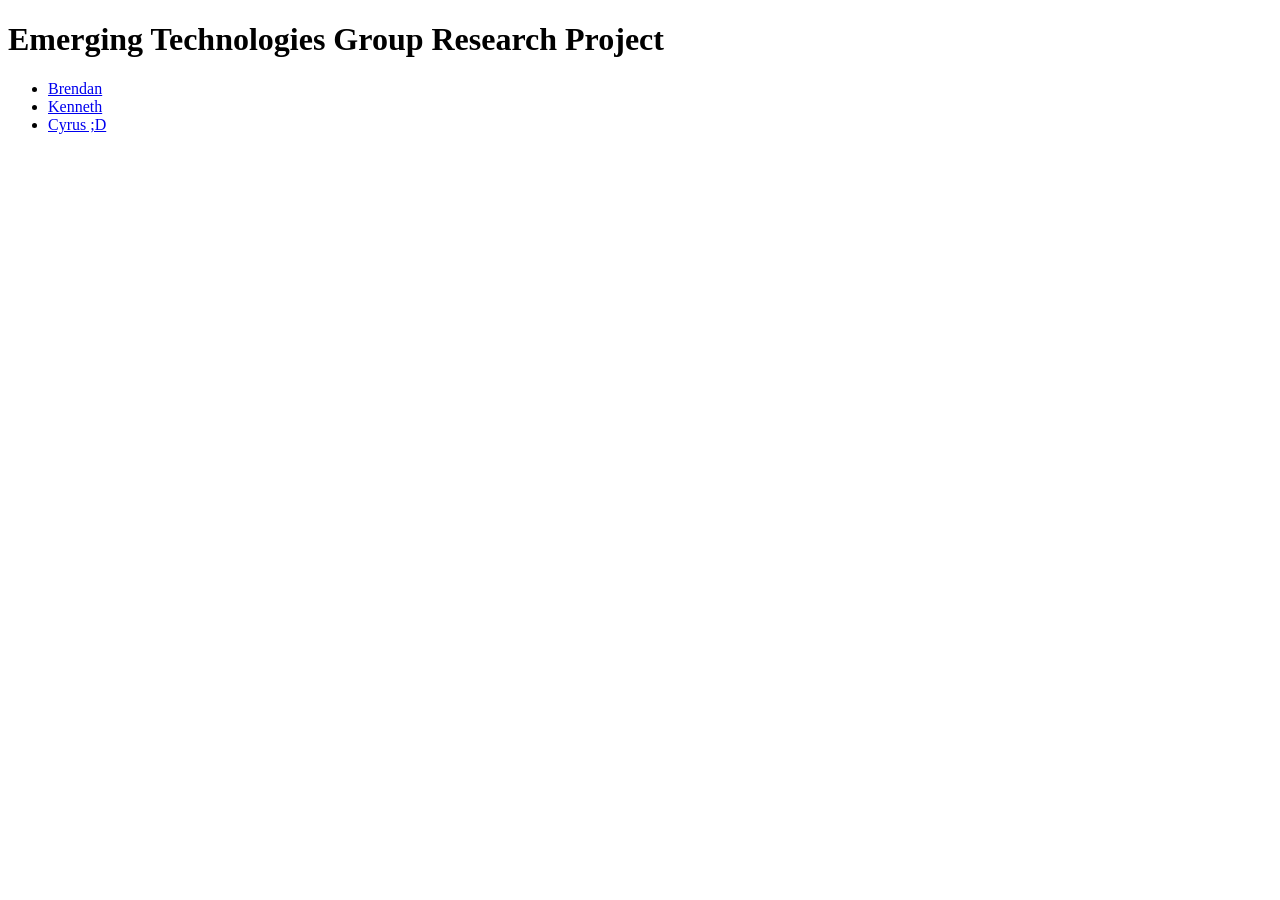
<file: index.html>
<!DOCTYPE html>
<html lang="en">
<head>
	<meta charset="UTF-8">
	<meta name="viewport" content="width=device-width, initial-scale=1.0">
	<title>Emerging Technologies Group Research Project</title>
</head>
<body>
	<h1>Emerging Technologies Group Research Project</h1>

	<ul>
		<li><a href="./brendan/index.html">Brendan</a></li>
		<li><a href="./kenneth/index.html">Kenneth</a></li>
		<li><a href="cyrus/index.html">Cyrus ;D</a></li>
	</ul>
</body>
</html>
</file>
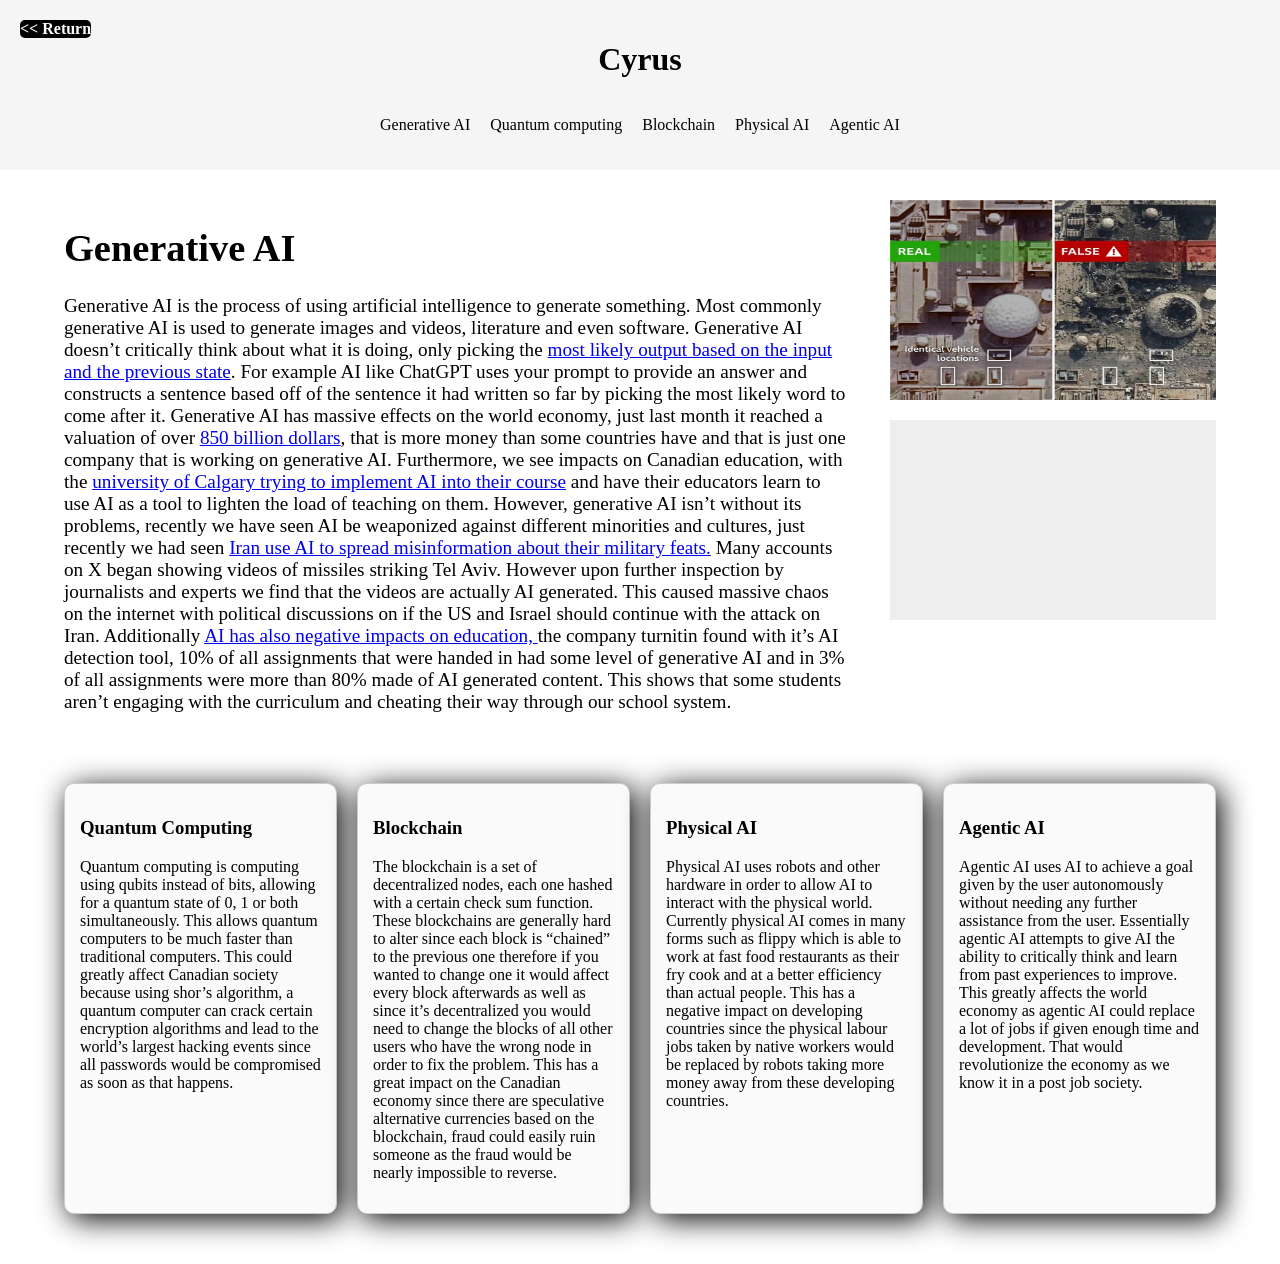
<file: cyrus/index.html>
<!DOCTYPE html>
<html lang="en">
<head>
	<meta charset="UTF-8">
	<meta name="viewport" content="width=device-width, initial-scale=1.0">
	<title>Cyrus | Emerging Technologies Group Research Project</title>
</head>
<style>
	body{
		font-family: 'Times New Roman', Times, serif;
		margin:0;
		padding:0;
	}

	.main{
		flex:3;
		text-align:left;
		padding-right:40px;
		font-size: larger;
	}

	header{
		text-align:center;
		padding:20px;
		background:#f5f5f5;
	}

	nav {
		display:flex;
		justify-content: center;
		gap : 20px;
		padding: 10px, 0;
		text-decoration:none;
		color:black;
	}

	.content{
		display:flex;
		width:90%;
		margin:auto;
		margin-top:30px;
	}

	.sidebar{
    	flex:1;
	}

	.sidebar div{
		background:#eee;
		height:200px;
		margin-bottom:20px;
		display:flex;
		align-items:center;
		justify-content:center;
	}

	.sub-articles{
		width:90%;
		margin:50px auto;
		display:grid;
		grid-template-columns:repeat(4,1fr);
		gap:20px;
	}
	
	.box{
		border:1px solid #ccc;
		padding:15px;
		background:#fafafa;
		box-shadow: 5px 5px 30px;
		border-radius: 10px;
		opacity: 1;
		animation-name: fadeInOpacity;
		animation-iteration-count:1;
		animation-timing-function: ease-in;
		animation-duration: 3s;
	}
	.backButton{
		position: absolute;
		top: 20px;
		left: 20px;
		padding: 8px, 12px;
		background-color: black;
		color: white;
		text-decoration: none;
		border-radius: 5px;
		font-weight: bold;
	}
	.imgDisplay{
		max-width: 326px;
		min-width: 326px;
		max-height: 200px;
		min-height: 200px;
	}
	
	@keyframes fadeInOpacity {
		0%	{
			opacity: 0;
		}
		100% {
			opacity:1;
		}
	}

</style>
<body>
	<header>
	<a href="/index.html" class="backButton">&lt;&lt; Return</a>
	<h1>Cyrus</h1>
	<nav>
		<p>Generative AI</p>
		<p>Quantum computing</p>
		<p>Blockchain</p>
		<p>Physical AI</p>
		<p>Agentic AI</p>
	</nav>
	</header>
	
	<div class="content">
		<div class="main">
			<h1>Generative AI</h1>
			<p>
				Generative AI is the process of using artificial intelligence to generate something. Most commonly generative AI is used to generate images and videos, literature and even software. Generative AI doesn’t critically think about what it is doing, only picking the <a href="https://news.mit.edu/2023/explained-generative-ai-1109">most likely output based on the input and the previous state</a>. For example AI like ChatGPT uses your prompt to provide an answer and constructs a sentence based off of the sentence it had written so far by picking the most likely word to come after it. Generative AI has massive effects on the world economy, just last month it reached a valuation of over <a href="https://techcrunch.com/2026/02/19/openai-reportedly-finalizing-100b-deal-at-more-than-850b-valuation/">850 billion dollars</a>, that is more money than some countries have and that is just one company that is working on generative AI. Furthermore, we see impacts on Canadian education, with the <a href="https://teaching-learning.ucalgary.ca/resources-educators/generative-ai-teaching-and-learning">university of Calgary trying to implement AI into their course</a> and have their educators learn to use AI as a tool to lighten the load of teaching on them. However, generative AI isn’t without its problems, recently we have seen AI be weaponized against different minorities and cultures, just recently we had seen <a href="https://www.bbc.com/news/articles/ckg8wvz427vo ">Iran use AI to spread misinformation about their military feats.</a> Many accounts on X began showing videos of missiles striking Tel Aviv. However upon further inspection by journalists and experts we find that the videos are actually AI generated. This caused massive chaos on the internet with political discussions on if the US and Israel should continue with the attack on Iran. Additionally <a href="https://www.edweek.org/technology/new-data-reveal-how-many-students-are-using-ai-to-cheat/2024/04 ">AI has also negative impacts on education, </a>the company turnitin found with it’s AI detection tool, 10% of all assignments that were handed in had some level of generative AI and in 3% of all assignments were more than 80% made of AI generated content. This shows that some students aren’t engaging with the curriculum and cheating their way through our school system. 
			</p>
		</div>

		<div class="sidebar">
			<div>
				<img class="imgDisplay" src="FakeTelaVive.png">
			</div>
			<div>
				<iframe width="326" height="200" src="https://www.youtube.com/embed/iv-5mZ_9CPY?si=RiNUxY6UMcfEBPa8" title="YouTube video player" frameborder="0" allow="accelerometer; autoplay; clipboard-write; encrypted-media; gyroscope; picture-in-picture; web-share" referrerpolicy="strict-origin-when-cross-origin" allowfullscreen></iframe>
			</div>
		</div>
	</div>

	<div class="sub-articles">

		<div class="box">
			<h3>Quantum Computing</h3>
			<p>
				Quantum computing is computing using qubits instead of bits, allowing for a quantum state of 0, 1 or both simultaneously. This allows quantum computers to be much faster than traditional computers. This could greatly affect Canadian society because using shor’s algorithm, a quantum computer can crack certain encryption algorithms and lead to the world’s largest hacking events since all passwords would be compromised as soon as that happens.
			</p>
		</div>
		
		<div class="box">
			<h3>Blockchain</h3>
			<p>
				The blockchain is a set of decentralized nodes, each one hashed with a certain check sum function. These blockchains are generally hard to alter since each block is “chained” to the previous one therefore if you wanted to change one it would affect every block afterwards as well as since it’s decentralized you would need to change the blocks of all other users who have the wrong node in order to fix the problem. This has a great impact on the Canadian economy since there are speculative alternative currencies based on the blockchain, fraud could easily ruin someone as the fraud would be nearly impossible to reverse.
			</p>
		</div>

		<div class="box">
			<h3>Physical AI</h3>
			<p>
				Physical AI uses robots and other hardware in order to allow AI to interact with the physical world. Currently physical AI comes in many forms such as flippy which is able to work at fast food restaurants as their fry cook and at a better efficiency than actual people. This has a negative impact on developing countries since the physical labour jobs taken by native workers would be replaced by robots taking more money away from these developing countries.
			</p>
		</div>

		<div class="box">
			<h3>Agentic AI</h3>
			<p>
				Agentic AI uses AI to achieve a goal given by the user autonomously without needing any further assistance from the user. Essentially agentic AI attempts to give AI the ability to critically think and learn from past experiences to improve. This greatly affects the world economy as agentic AI could replace a lot of jobs if given enough time and development. That would revolutionize the economy as we know it in a post job society.
			</p>
		</div>

	</div>

</body>
</html>
</file>
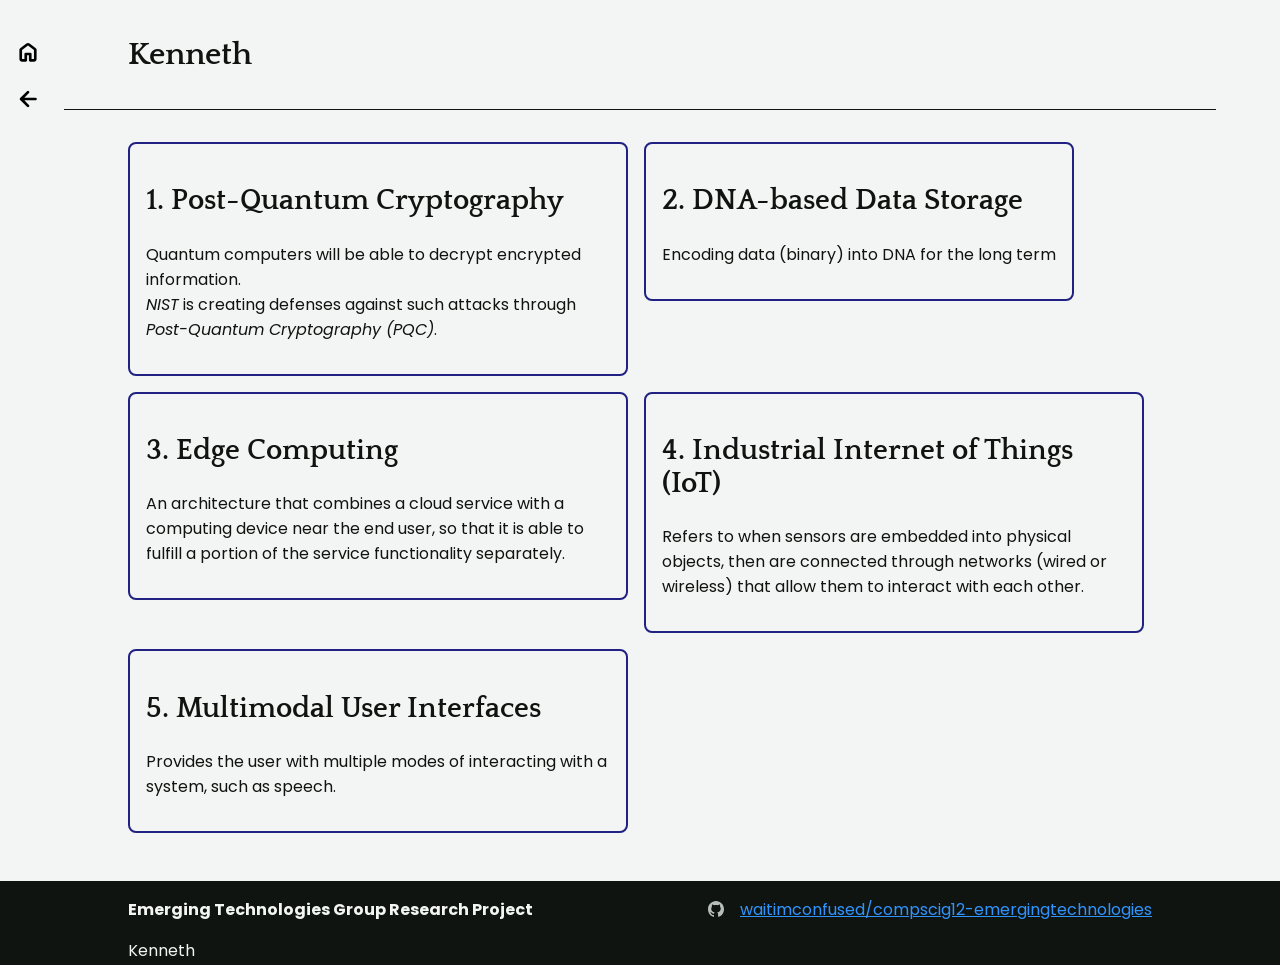
<file: kenneth/index.html>
<!DOCTYPE html>
<html lang="en">
<head>
	<meta charset="UTF-8">
	<meta name="viewport" content="width=device-width, initial-scale=1.0">
	<title>Kenneth | Emerging Technologies Group Research Project</title>
	<link rel="stylesheet" href="./styles/styles.css">
	<style>
		li {
			max-width: 500px;
		}
		a {
			position: relative;
		}
		li a::before {
			position: absolute;
			content: "";
			top: 16px;
			right: 16px;
			width: 24px;
			height: 24px;
			background-image: url("./assets/link.svg");
			background-repeat: no-repeat;
			opacity: 0;
			translate: 0 8px;
			transition: opacity, translate;
			transition-duration: 200ms;
			transition-timing-function: ease-in-out;
		}

		li a:hover::before {
			opacity: 1;
			translate: 0 0;
		}
	</style>
	<script src="./styles/footer-padding.js" defer></script>
</head>
<body>

	<nav>
		<a href="../index.html" title="Home page">
			<img src="./assets/home.svg" alt="Home page">
		</a>
		<a onclick="history.back()" title="Go back">
			<img src="./assets/back.svg" alt="Go back">
		</a>
	</nav>
	
	<header>
		<h1>Kenneth</h1>
	</header>

	<section>
		<ol class="no-mark auto-h top-left">

			<li><a href="./cryptography.html" class="no-link card">
				<h2>Post-Quantum Cryptography</h2>
				<p>
					Quantum computers will be able to decrypt encrypted information.
					<br>
					<i>NIST</i> is creating defenses against such attacks through <i>Post-Quantum Cryptography (PQC)</i>.
				</p>
			</a></li>

			<li><a href="./dna-storage.html" class="no-link card">
				<h2>DNA-based Data Storage</h2>
				<p>Encoding data (binary) into DNA for the long term</p>
			</a></li>

			<li><a href="./edge.html" class="no-link card">
				<h2>Edge Computing</h2>
				<p>
					An architecture that combines a cloud service with
					a computing device near the end user, so that it is
					able to fulfill a portion of the service functionality
					separately.
				</p>
			</a></li>

			<li><a href="./iot.html" class="no-link card">
				<h2>Industrial Internet of Things (IoT)</h2>
				<p>
					Refers to when sensors are embedded into physical
					objects, then are connected through networks (wired
					or wireless) that allow them to interact with
					each other.
				</p>
			</a></li>

			<li><a href="./multimodal.html" class="no-link card">
				<h2>Multimodal User Interfaces</h2>
				<p>
					Provides the user with multiple modes of interacting
					with a system, such as speech.
				</p>
			</a></li>

		</ol>
	</section>

	<footer class="swap-colours auto-h top">
		<div class="auto-v top-left">
			<b>Emerging Technologies Group Research Project</b>
			<span>Kenneth</span>
		</div>
		<a href="https://github.com/waitimconfused/compscig12-emergingtechnologies" target="_blank" class="auto-h center-left" style="flex-wrap: nowrap;">
			<img src="./assets/github.svg" alt="GitHub:" height="16">
			<span>waitimconfused/compscig12-emergingtechnologies</span>
		</a>
	</footer>

</body>
</html>
</file>
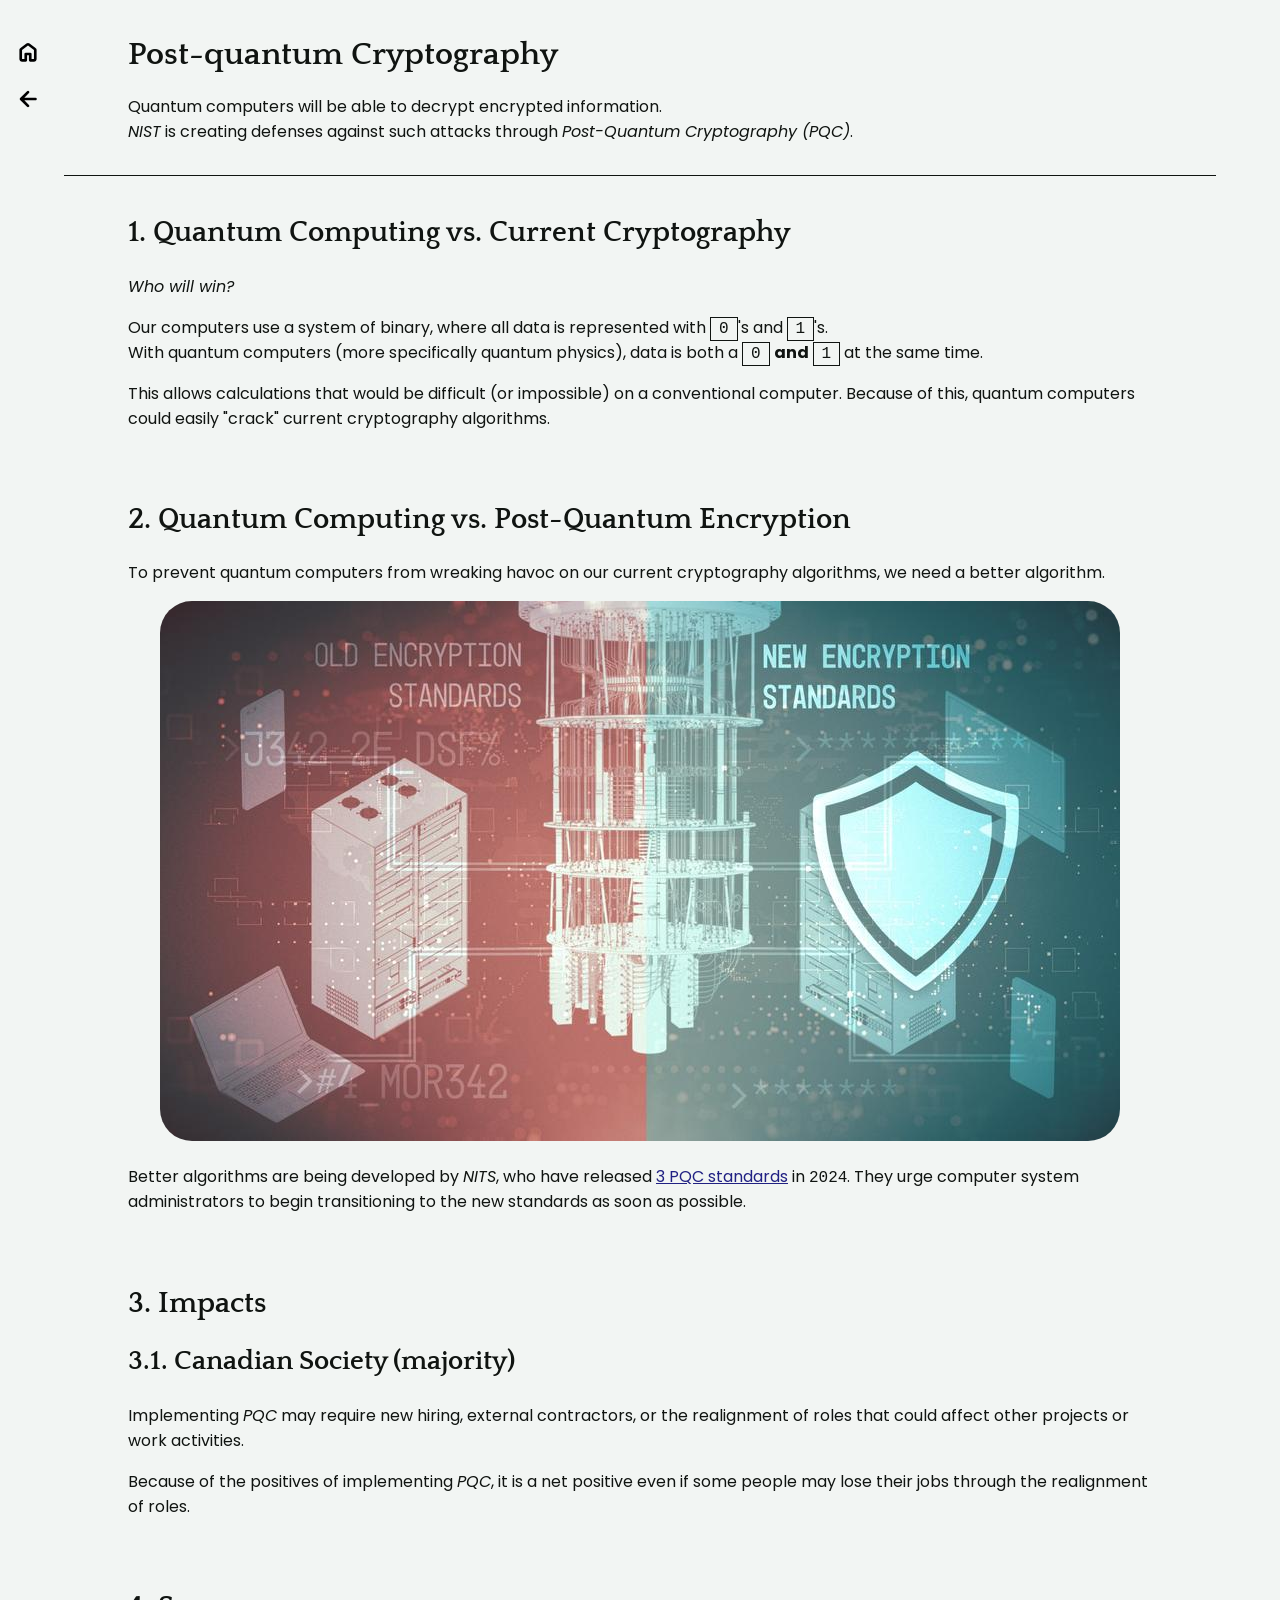
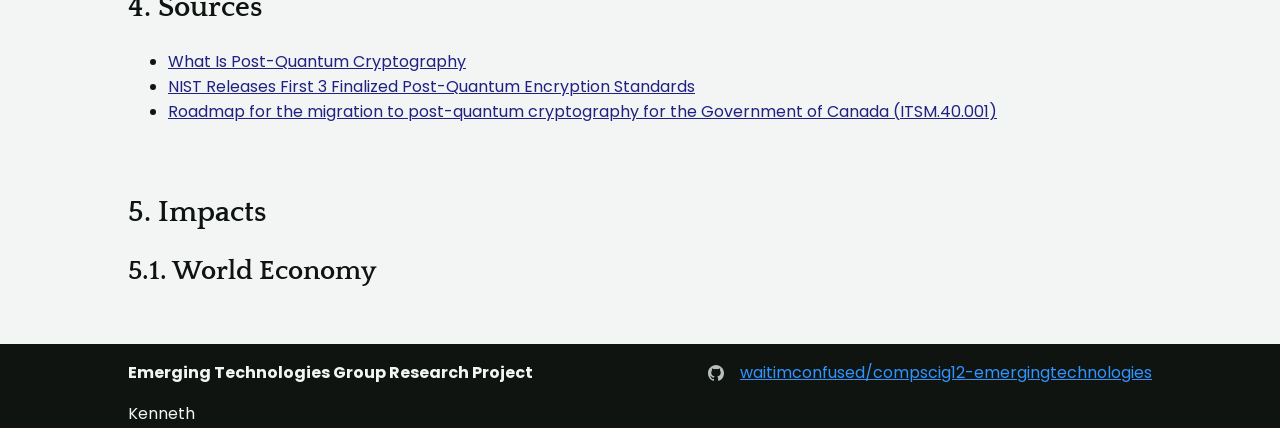
<file: kenneth/cryptography.html>
<!DOCTYPE html>
<html lang="en">
<head>
	<meta charset="UTF-8">
	<meta name="viewport" content="width=device-width, initial-scale=1.0">
	<title>Post-quantum Cryptography (Kenneth) | Emerging Technologies Group Research Project</title>
	<link rel="stylesheet" href="./styles/styles.css">
	<script src="./styles/footer-padding.js" defer></script>
</head>
<body>

	<nav>
		<a href="../index.html" title="Home page">
			<img src="./assets/home.svg" alt="Home page">
		</a>
		<a onclick="history.back()" title="Go back">
			<img src="./assets/back.svg" alt="Go back">
		</a>
	</nav>
	
	<header>
		<h1>Post-quantum Cryptography</h1>
		<p>
			Quantum computers will be able to decrypt encrypted information.
			<br>
			<i>NIST</i> is creating defenses against such attacks through <i>Post-Quantum Cryptography (PQC)</i>.
		</p>
	</header>

	<section>
		<h2>Quantum Computing vs. Current Cryptography</h2>
		<i>Who will win?</i>
		<p>
			Our computers use a system of binary, where all data
			is represented with <code>0</code>'s and <code>1</code>'s.
			<br>
			With quantum computers (more specifically quantum physics),
			data is both a <code>0</code> <b>and</b> <code>1</code> at
			the same time.
		</p>
		<p>
			This allows calculations that would be difficult (or impossible)
			on a conventional computer. Because of this, quantum computers
			could easily "crack" current cryptography algorithms.
		</p>
	</section>

	<section>
		<h2>Quantum Computing vs. Post-Quantum Encryption</h2>
		<p>
			To prevent quantum computers from wreaking havoc on our current
			cryptography algorithms, we need a better algorithm.
		</p>
		<img src="./assets/encription-standards.png" alt="Photo of a quantum computer, showing how new encryption standards are more secure.">
		<p>
			Better algorithms are being developed by <i>NITS</i>, who have
			released
			<a href="https://www.nist.gov/news-events/news/2024/08/nist-releases-first-3-finalized-post-quantum-encryption-standards" target="_blank">3 PQC standards</a>
			in <time datetime="2024">2024</time>. They urge computer system
			administrators to begin transitioning to the new standards as
			soon as possible.
		</p>
	</section>

	<section>
		<h2>Impacts</h2>
		
		<div>
			<h3>Canadian Society (majority)</h3>
			<p>
				Implementing <i>PQC</i> may require new hiring, external contractors,
				or the realignment of roles that could affect other projects or work activities.
			</p>
			<p>
				Because of the positives of implementing <i>PQC</i>, it is a net positive even
				if some people may lose their jobs through the realignment of roles.
			</p>
		</div>

	</section>

	<section>
		<h2>Sources</h2>
		<ul>
			<li><a href="https://www.nist.gov/cybersecurity-and-privacy/what-post-quantum-cryptography" target="_blank">What Is Post-Quantum Cryptography</a></li>
			<li><a href="https://www.nist.gov/news-events/news/2024/08/nist-releases-first-3-finalized-post-quantum-encryption-standards" target="_blank">NIST Releases First 3 Finalized Post-Quantum Encryption Standards</a></li>
			<li><a href="https://www.cyber.gc.ca/en/guidance/roadmap-migration-post-quantum-cryptography-government-canada-itsm40001">Roadmap for the migration to post-quantum cryptography for the Government of Canada (ITSM.40.001)</a></li>
		</ul>
	</section>

	<section>
		<h2>Impacts</h2>

		<div>
			<h3>World Economy</h3>
		</div>

	</section>

	<footer class="swap-colours auto-h top">
		<div class="auto-v top-left">
			<b>Emerging Technologies Group Research Project</b>
			<span>Kenneth</span>
		</div>
		<a href="https://github.com/waitimconfused/compscig12-emergingtechnologies" target="_blank" class="auto-h center-left" style="flex-wrap: nowrap;">
			<img src="./assets/github.svg" alt="GitHub:" height="16">
			<span>waitimconfused/compscig12-emergingtechnologies</span>
		</a>
	</footer>

</body>
</html>
</file>
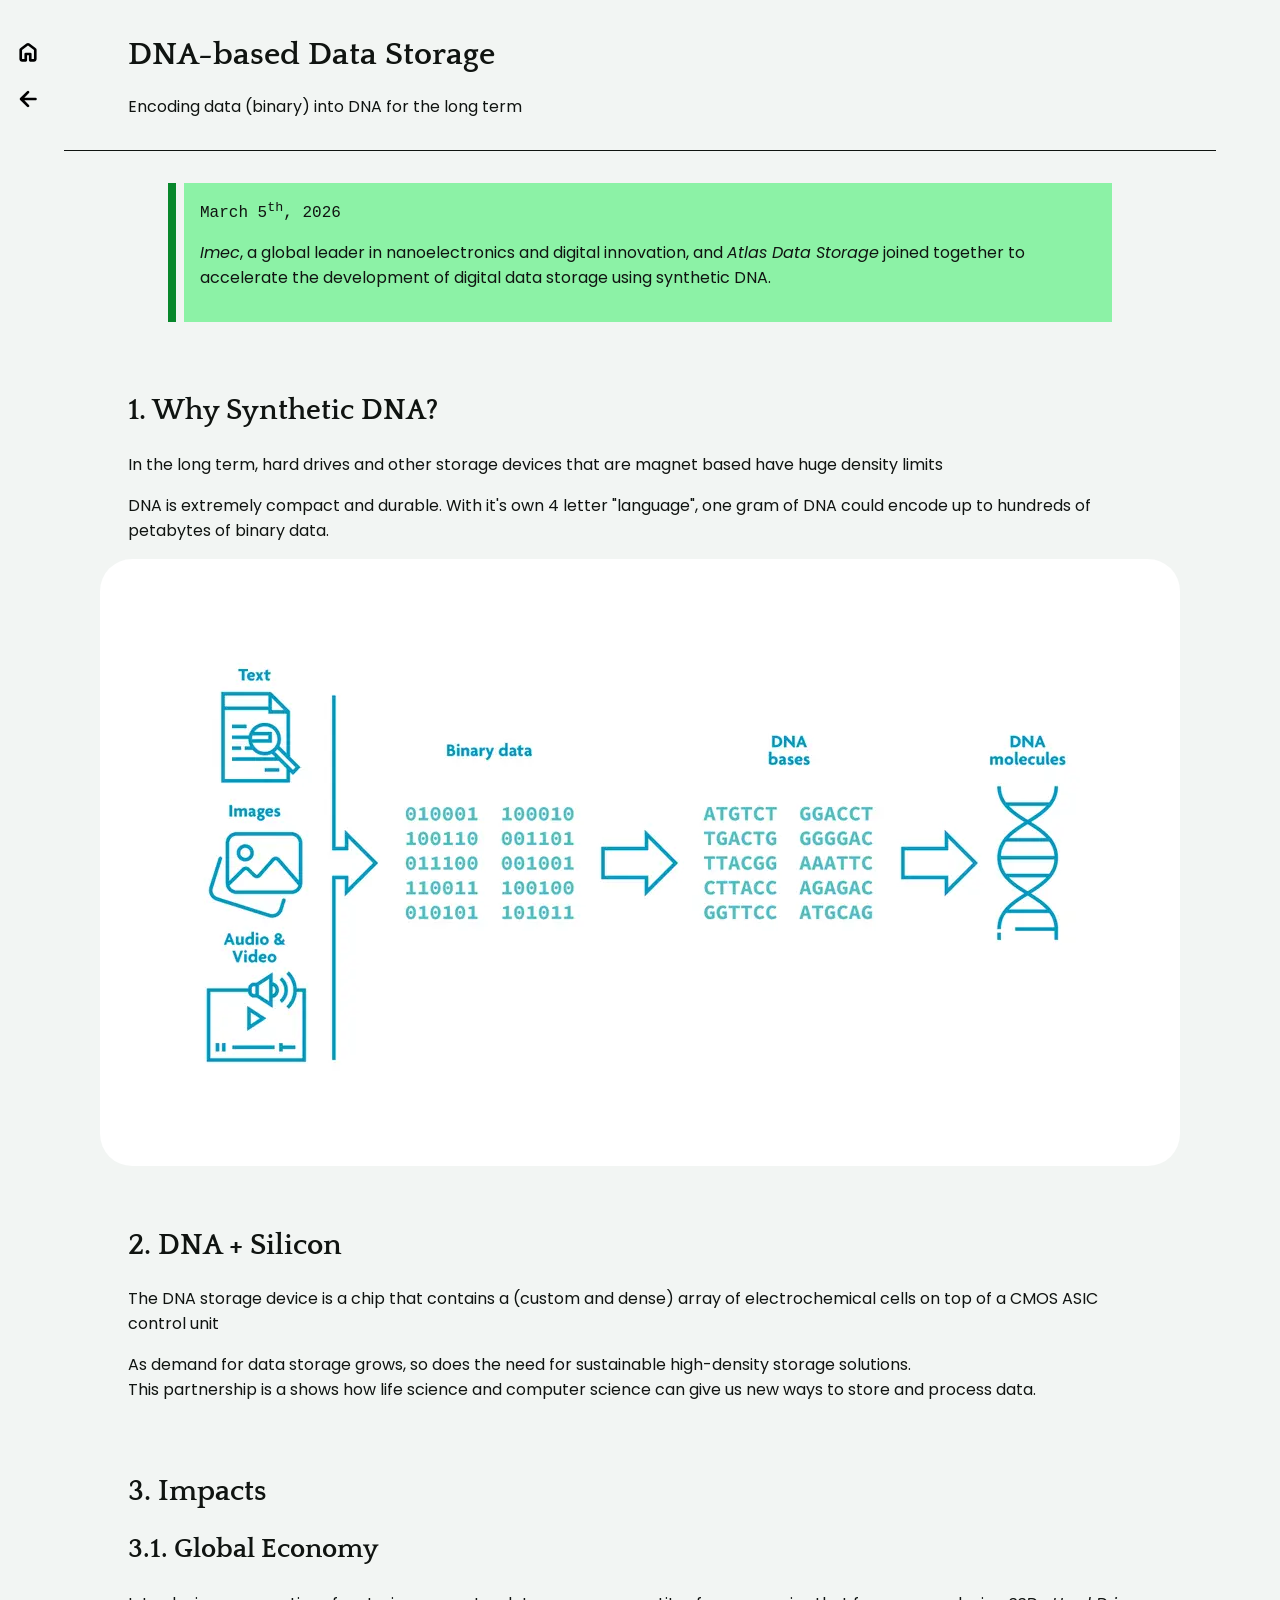
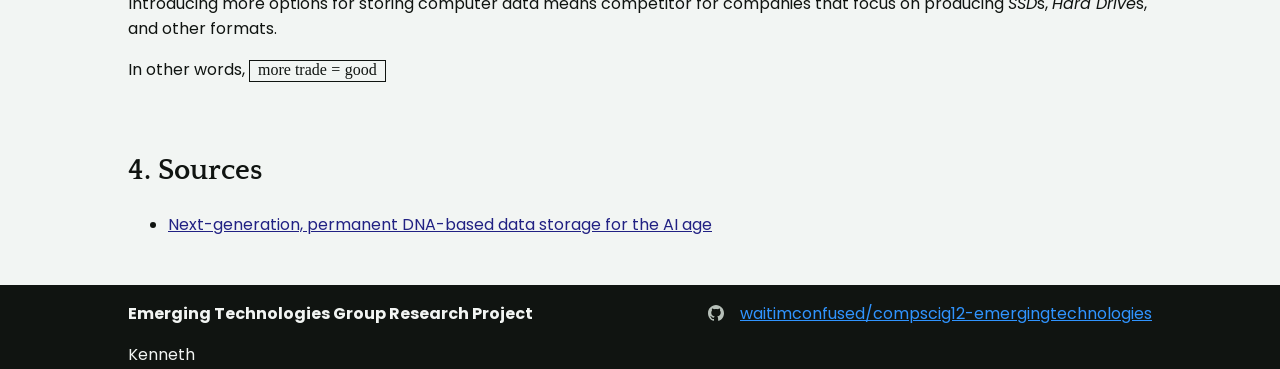
<file: kenneth/dna-storage.html>
<!DOCTYPE html>
<html lang="en">
<head>
	<meta charset="UTF-8">
	<meta name="viewport" content="width=device-width, initial-scale=1.0">
	<title>DNA-based Data Storage (Kenneth) | Emerging Technologies Group Research Project</title>
	<link rel="stylesheet" href="./styles/styles.css">
	<script src="./styles/footer-padding.js" defer></script>
</head>
<body>

	<nav>
		<a href="../index.html" title="Home page">
			<img src="./assets/home.svg" alt="Home page">
		</a>
		<a onclick="history.back()" title="Go back">
			<img src="./assets/back.svg" alt="Go back">
		</a>
	</nav>

	<header>
		<h1>DNA-based Data Storage</h1>
		<p>Encoding data (binary) into DNA for the long term</p>
	</header>

	<section>
		<blockquote>
			<time datetime="2026-03-05">March 5<sup>th</sup>, 2026</time>

			<p>
				<i>Imec</i>, a global leader in nanoelectronics and digital
				innovation, and <i>Atlas Data Storage</i> joined together to
				accelerate the development of digital data storage using
				synthetic DNA.
			</p>
		</blockquote>
	</section>

	<section>
		<h2>Why Synthetic DNA?</h2>
		<p>
			In the long term, hard drives and other storage devices that
			are magnet based have huge density limits
		</p>
		<p>
			DNA is extremely compact and durable.
			
			With it's own 4 letter "language", one gram of DNA could
			encode up to hundreds of petabytes of binary data.
		</p>

		<img src="./assets/binary-to-dna.png" alt="Diagram showing the conversion of binary data to DNA">

	</section>

	<section>
		<h2>DNA + Silicon</h2>
		<p>
			The DNA storage device is a chip that contains 
			a (custom and dense) array of electrochemical cells on top of a CMOS ASIC control unit
		</p>
		<p>
			As demand for data storage grows, so does the need for
			sustainable high-density storage solutions.
			<br>
			This partnership is a shows how life science
			and computer science can give us new ways to
			store and process data.
		</p>
	</section>

	<section>
		<h2>Impacts</h2>

		<div>
			<h3>Global Economy</h3>
			<p>
				Introducing more options for storing computer data means competitor for companies that focus on producing <i>SSD</i>s, <i>Hard Drive</i>s, and other formats.
			</p>
			<p>
				In other words,
				<span class="highlight">
					<math display="inline">
						<mi>more trade</mi>
						<mo>=</mo>
						<mn>good</mn>
					</math>
				</span>
			</p>
		</div>

	</section>

	<section>
		<h2>Sources</h2>
		<ul>
			<li><a href="https://www.imec-int.com/en/press/next-generation-permanent-dna-based-data-storage-ai-age">Next-generation, permanent DNA-based data storage for the AI age</a></li>
		</ul>
	</section>

	<footer class="swap-colours auto-h top">
		<div class="auto-v top-left">
			<b>Emerging Technologies Group Research Project</b>
			<span>Kenneth</span>
		</div>
		<a href="https://github.com/waitimconfused/compscig12-emergingtechnologies" target="_blank" class="auto-h center-left" style="flex-wrap: nowrap;">
			<img src="./assets/github.svg" alt="GitHub:" height="16">
			<span>waitimconfused/compscig12-emergingtechnologies</span>
		</a>
	</footer>
</body>
</html>
</file>
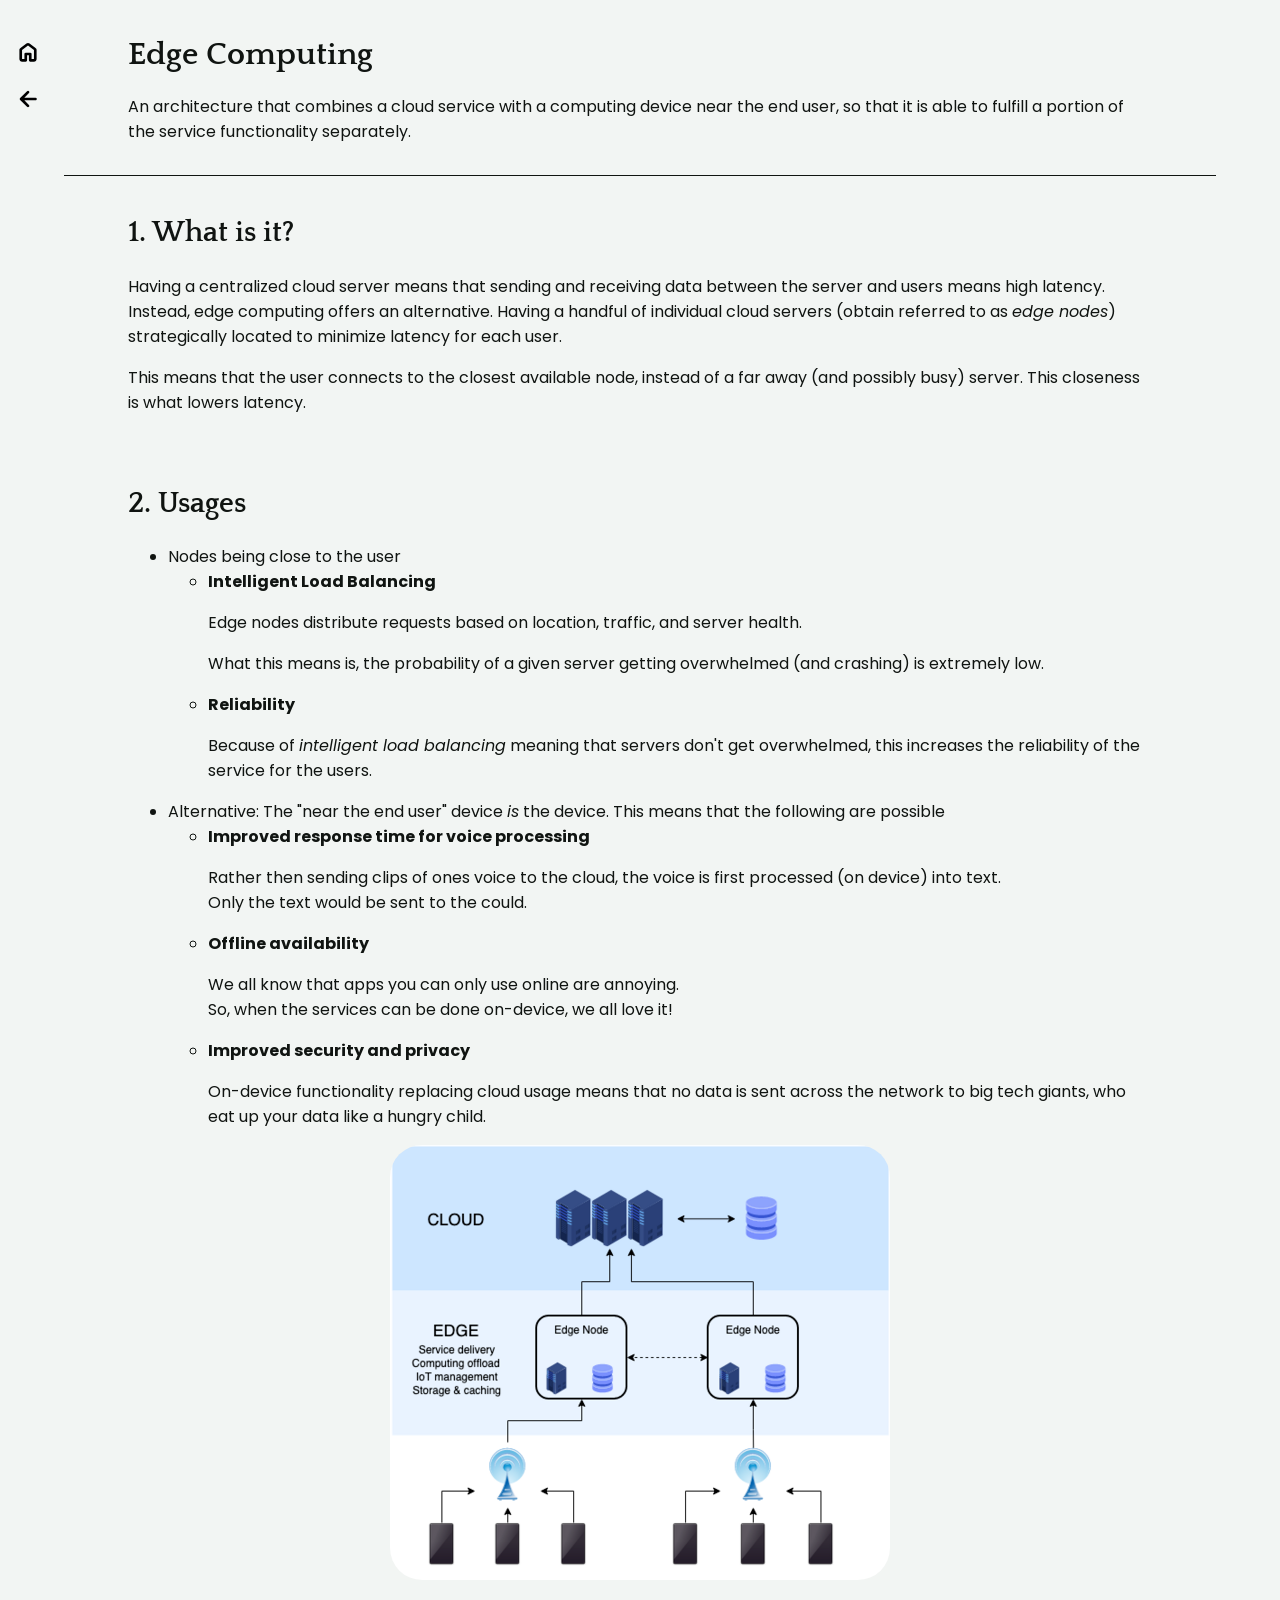
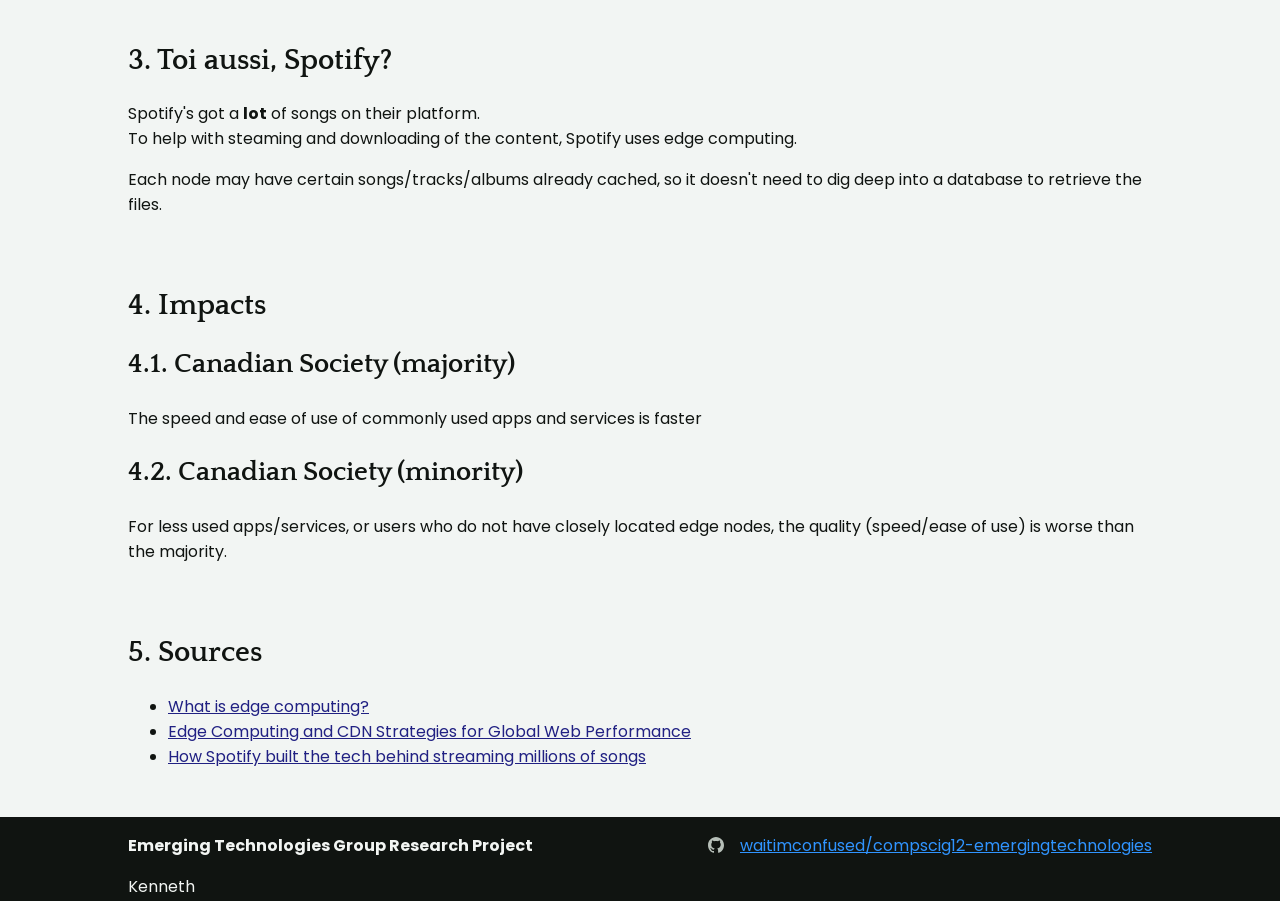
<file: kenneth/edge.html>
<!DOCTYPE html>
<html lang="en">
<head>
	<meta charset="UTF-8">
	<meta name="viewport" content="width=device-width, initial-scale=1.0">
	<title>Edge Computing (Kenneth) | Emerging Technologies Group Research Project</title>
	<link rel="stylesheet" href="./styles/styles.css">
	<script src="./styles/footer-padding.js" defer></script>
</head>
<body>

	<nav>
		<a href="../index.html" title="Home page">
			<img src="./assets/home.svg" alt="Home page">
		</a>
		<a onclick="history.back()" title="Go back">
			<img src="./assets/back.svg" alt="Go back">
		</a>
	</nav>

	<header>
		<h1>Edge Computing</h1>
		<p>
			An architecture that combines a cloud service with
			a computing device near the end user, so that it is
			able to fulfill a portion of the service functionality
			separately.
		</p>
	</header>

	<section>
		<h2>What is it?</h2>
		<p>
			Having a centralized cloud server means that sending and receiving
			data between the server and users means high latency.
			<br>
			Instead, edge computing offers an alternative. Having a handful of
			individual cloud servers (obtain referred to as <i>edge nodes</i>)
			strategically located to minimize latency for each user.
		</p>
		<p>
			This means that the user connects to the closest available node,
			instead of a far away (and possibly busy) server. This closeness
			is what lowers latency.
		</p>
	</section>

	<section>
		<h2>Usages</h2>
		<ul>
			<li>
				<span>Nodes being close to the user</span>
				<ul>
					<li>
						<b>Intelligent Load Balancing</b>
						<p>
							Edge nodes distribute requests based on location,
							traffic, and server health.
						</p>
						<p>
							What this means is, the probability of a given server
							getting overwhelmed (and crashing) is extremely low.
						</p>
					</li>
					<li>
						<b>Reliability</b>
						<p>
							Because of <i>intelligent load balancing</i> meaning
							that servers don't get overwhelmed, this increases the
							reliability of the service for the users.
						</p>
					</li>
				</ul>
			</li>
			<li>
				<span>
					Alternative: The "near the end user" device <i>is</i> the device.
					This means that the following are possible
				</span>
				<ul>
					<li>
						<b>Improved response time for voice processing</b>
						<p>
							Rather then sending clips of ones voice to the cloud,
							the voice is first processed (on device) into text.
							<br>
							Only the text would be sent to the could.
						</p>
					</li>
					<li>
						<b>Offline availability</b>
						<p>
							We all know that apps you can only use online are annoying.
							<br>
							So, when the services can be done on-device, we all love it!
						</p>
					</li>
					<li>
						<b>Improved security and privacy</b>
						<p>
							On-device functionality replacing cloud usage means that
							no data is sent across the network to big tech giants,
							who eat up your data like a hungry child.
						</p>
					</li>
				</ul>
			</li>
		</ul>
		<img src="./assets/edge-nodes.png" alt="A simplified topology of cloud servers, edge nodes, and user devices">
	</section>

	<section>
		<h2>Toi aussi, Spotify?</h2>
		<p>
			Spotify's got a <b>lot</b> of songs on their platform.
			<br>
			To help with steaming and downloading of the content, Spotify uses
			edge computing.
		</p>
		<p>
			Each node may have certain songs/tracks/albums
			already cached, so it doesn't need to dig deep into a database to
			retrieve the files.
		</p>
	</section>

	<section>
		<h2>Impacts</h2>

		<div>
			<h3>Canadian Society (majority)</h3>
			<p>
				The speed and ease of use of commonly used apps and services is faster
			</p>
		</div>

		<div>
			<h3>Canadian Society (minority)</h3>
			<p>
				For less used apps/services, or users who do not have closely located
				edge nodes, the quality (speed/ease of use) is worse than the majority.
			</p>
		</div>
	</section>

	<section>
		<h2>Sources</h2>
		<ul>
			<li><a href="https://www.ibm.com/think/topics/edge-computing">What is edge computing?</a></li>
			<li><a href="https://notionhive.com/blog/edge-computing-cdn-strategies">Edge Computing and CDN Strategies for Global Web Performance</a></li>
			<li><a href="https://www.okoone.com/spark/technology-innovation/how-spotify-built-the-tech-behind-streaming-millions-of-songs/">How Spotify built the tech behind streaming millions of songs</a></li>
		</ul>
	</section>

	<footer class="swap-colours auto-h top">
		<div class="auto-v top-left">
			<b>Emerging Technologies Group Research Project</b>
			<span>Kenneth</span>
		</div>
		<a href="https://github.com/waitimconfused/compscig12-emergingtechnologies" target="_blank" class="auto-h center-left" style="flex-wrap: nowrap;">
			<img src="./assets/github.svg" alt="GitHub:" height="16">
			<span>waitimconfused/compscig12-emergingtechnologies</span>
		</a>
	</footer>
</body>
</html>
</file>
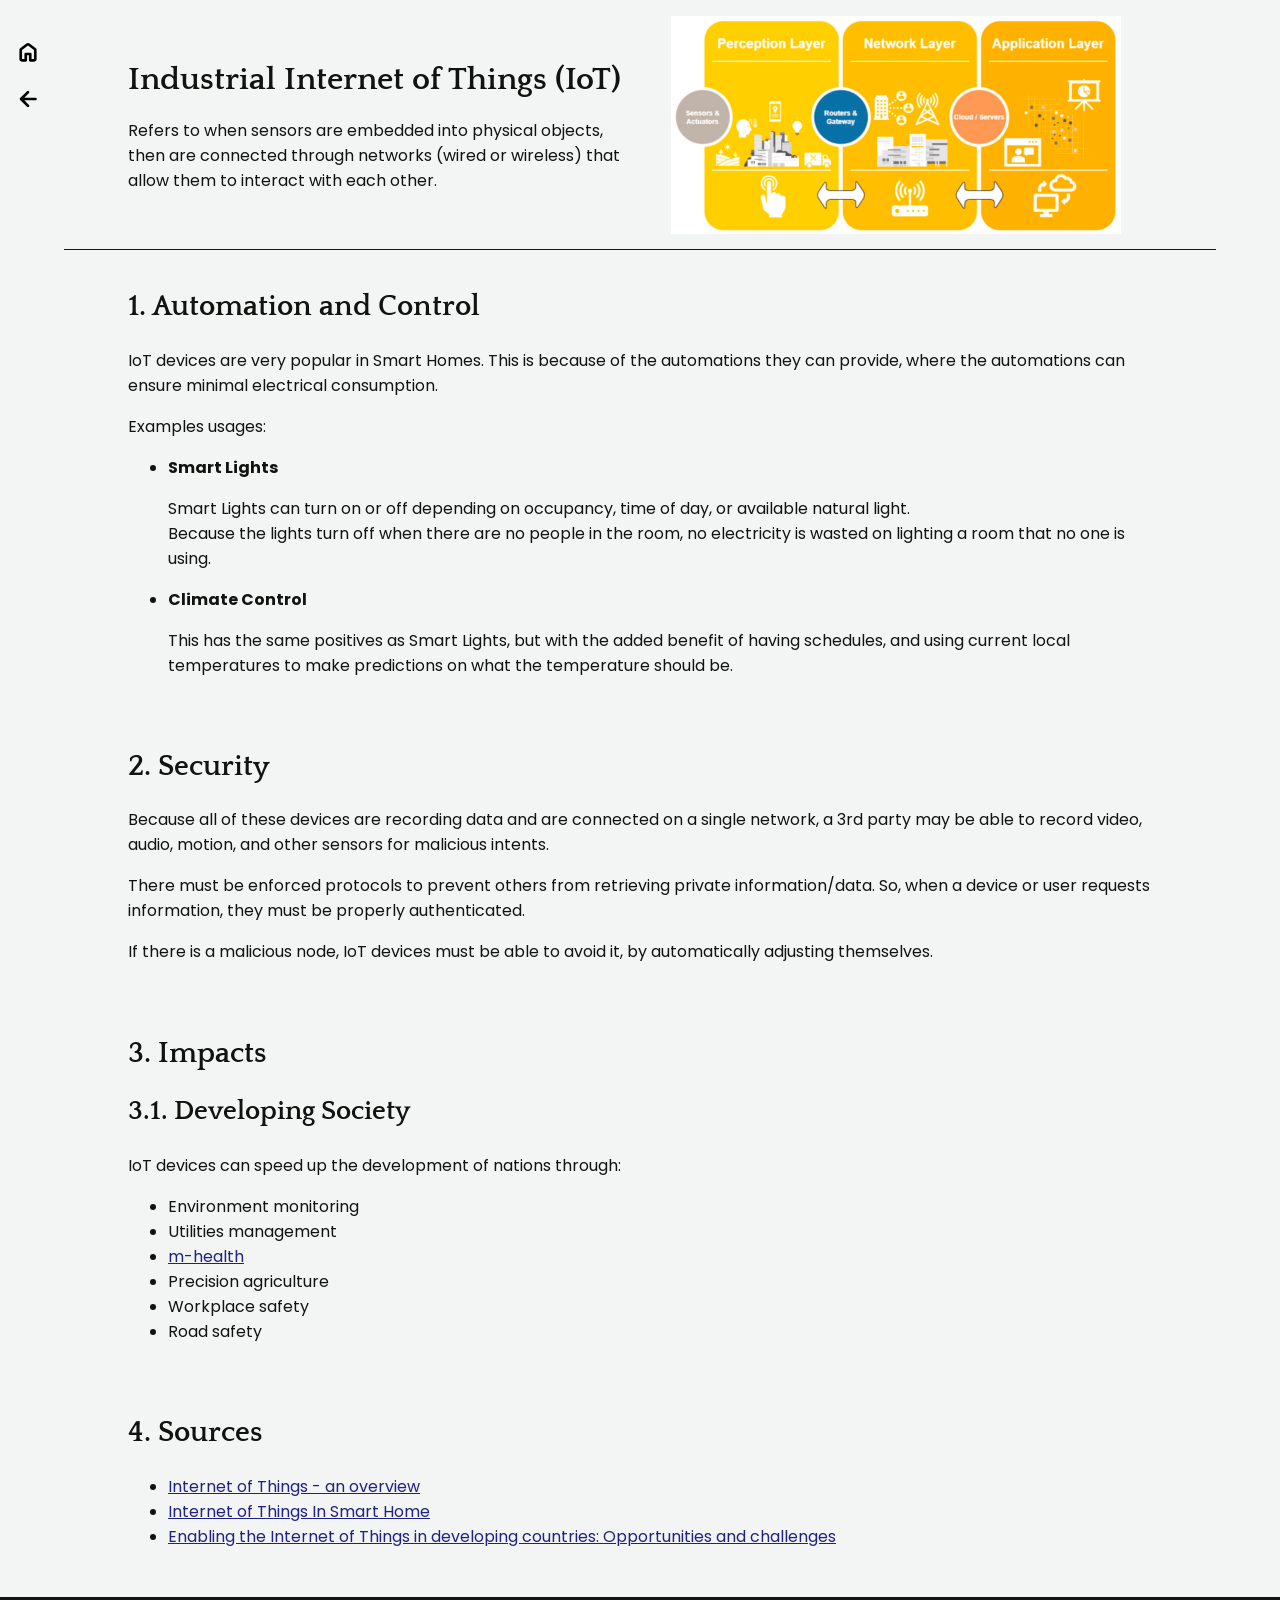
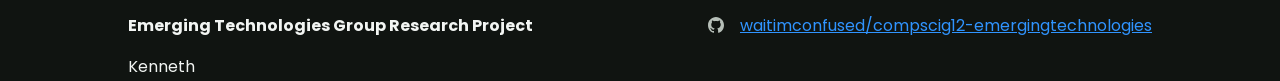
<file: kenneth/iot.html>
<!DOCTYPE html>
<html lang="en">
<head>
	<meta charset="UTF-8">
	<meta name="viewport" content="width=device-width, initial-scale=1.0">
	<title>Industrial Internet of Things (Kenneth) | Emerging Technologies Group Research Project</title>
	<link rel="stylesheet" href="./styles/styles.css">
	<script src="./styles/footer-padding.js" defer></script>
</head>
<body>

	<nav>
		<a href="../index.html" title="Home page">
			<img src="./assets/home.svg" alt="Home page">
		</a>
		<a onclick="history.back()" title="Go back">
			<img src="./assets/back.svg" alt="Go back">
		</a>
	</nav>

	<header style="display: grid; grid-template-columns: repeat(auto-fit, minmax(400px, 1fr)); align-items: center; justify-items: center;">
		<div>
			<h1>Industrial Internet of Things (IoT)</h1>
			<p>
				Refers to when sensors are embedded into physical
				objects, then are connected through networks (wired
				or wireless) that allow them to interact with
				each other.
			</p>
		</div>
		<img src="./assets/iot-device-layers.png" style="width: 100%; max-width: 450px;" alt="Image showing the layers of IoT devices: Perseption (physical sensors), Network (routers & gateways), and Application (cloud servers for analytics)">
	</header>

	<section>
		<h2>Automation and Control</h2>
		<p>
			IoT devices are very popular in Smart Homes. This is
			because of the automations they can provide, where
			the automations can ensure minimal electrical
			consumption.
		</p>
		<p>
			Examples usages:
			<ul>
				<li>
					<b>Smart Lights</b>
					<p>
						Smart Lights can turn on or off depending on
						occupancy, time of day, or available natural
						light.
						<br>
						Because the lights turn off when there are no people
						in the room, no electricity is wasted on lighting a
						room that no one is using.
					</p>
				</li>
				<li>
					<b>Climate Control</b>
					<p>
						This has the same positives as Smart Lights, but with
						the added benefit of having schedules, and using current
						local temperatures to make predictions on what the
						temperature should be.
					</p>
				</li>
			</ul>
		</p>
	</section>

	<section>
		<h2>Security</h2>
		<p>
			Because all of these devices are recording data and
			are connected on a single network, a 3rd party may
			be able to record video, audio, motion, and other
			sensors for malicious intents.
		</p>
		<p>
			There must be enforced protocols to prevent others
			from retrieving private information/data. So, when
			a device or user requests information, they must be
			properly authenticated.
		</p>
		<p>
			If there is a malicious node, IoT devices must be
			able to avoid it, by automatically adjusting
			themselves.
		</p>
	</section>

	<section>
		<h2>Impacts</h2>

		<div>
			<h3>Developing Society</h3>
			<p>IoT devices can speed up the development of nations through:</p>
			<ul>
				<li>Environment monitoring</li>
				<li>Utilities management</li>
				<li><a href="https://m-healthsolutions.com/" target="_blank">m-health</a></li>
				<li>Precision agriculture</li>
				<li>Workplace safety</li>
				<li>Road safety</li>
			</ul>
		</div>
	</section>

	<section>
		<h2>Sources</h2>
		<ul>
			<li><a href="https://www.sciencedirect.com/topics/computer-science/internet-of-things">Internet of Things - an overview</a></li>
			<li><a href="https://scand.com/company/blog/internet-of-things-in-smart-home/">Internet of Things In Smart Home</a></li>
			<li><a href="www.researchgate.net/publication/311757185_Enabling_the_Internet_of_Things_in_developing_countries_Opportunities_and_challenges">Enabling the Internet of Things in developing countries: Opportunities and challenges</a></li>
		</ul>
	</section>

	<footer class="swap-colours auto-h top">
		<div class="auto-v top-left">
			<b>Emerging Technologies Group Research Project</b>
			<span>Kenneth</span>
		</div>
		<a href="https://github.com/waitimconfused/compscig12-emergingtechnologies" target="_blank" class="auto-h center-left" style="flex-wrap: nowrap;">
			<img src="./assets/github.svg" alt="GitHub:" height="16">
			<span>waitimconfused/compscig12-emergingtechnologies</span>
		</a>
	</footer>
</body>
</html>
</file>
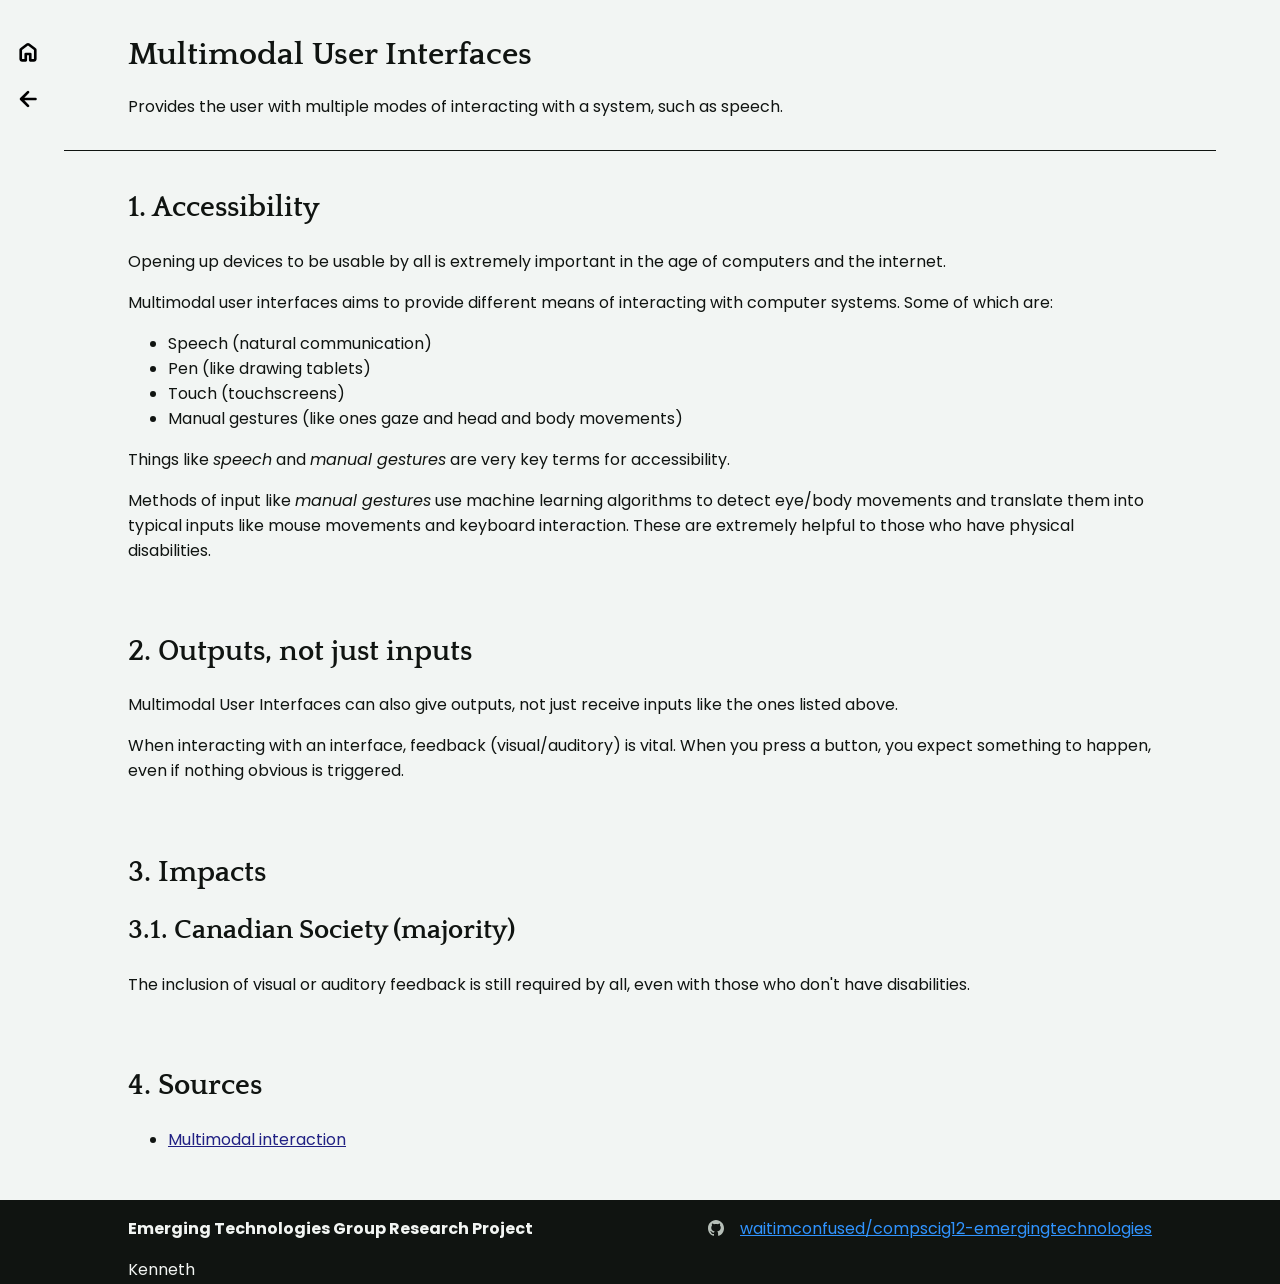
<file: kenneth/multimodal.html>
<!DOCTYPE html>
<html lang="en">
<head>
	<meta charset="UTF-8">
	<meta name="viewport" content="width=device-width, initial-scale=1.0">
	<title>Multimodal User Interfaces (Kenneth) | Emerging Technologies Group Research Project</title>
	<link rel="stylesheet" href="./styles/styles.css">
	<script src="./styles/footer-padding.js" defer></script>
</head>
<body>

	<nav>
		<a href="../index.html" title="Home page">
			<img src="./assets/home.svg" alt="Home page">
		</a>
		<a onclick="history.back()" title="Go back">
			<img src="./assets/back.svg" alt="Go back">
		</a>
	</nav>

	<header>
		<h1>Multimodal User Interfaces</h1>
		<p>Provides the user with multiple modes of interacting with a system, such as speech.</p>
	</header>

	<section>
		<h2>Accessibility</h2>
		<p>
			Opening up devices to be usable by all is extremely important
			in the age of computers and the internet.
		</p>
		<p>
			Multimodal user interfaces aims to provide different means
			of interacting with computer systems. Some of which are:
			<ul>
				<li>Speech (natural communication)</li>
				<li>Pen (like drawing tablets)</li>
				<li>Touch (touchscreens)</li>
				<li>Manual gestures (like ones gaze and head and body movements)</li>
			</ul>
		</p>
		<p>
			Things like <i>speech</i> and <i>manual gestures</i>
			are very key terms for accessibility.
		</p>
		<p>
			Methods of input like <i>manual gestures</i> use machine
			learning algorithms to detect eye/body movements and
			translate them into typical inputs like mouse movements
			and keyboard interaction. These are extremely helpful to
			those who have physical disabilities.
		</p>
	</section>

	<section>
		<h2>Outputs, not just inputs</h2>
		<p>
			Multimodal User Interfaces can also give outputs, not
			just receive inputs like the ones listed above.
		</p>
		<p>
			When interacting with an interface, feedback (visual/auditory) is vital.
			When you press a button, you expect something to happen, even if nothing
			obvious is triggered.
		</p>
	</section>

	<section>
		<h2>Impacts</h2>

		<div>
			<h3>Canadian Society (majority)</h3>
			<p>
				The inclusion of visual or auditory feedback is
				still required by all, even with those who don't have disabilities.
			</p>
		</div>
	</section>

	<section>
		<h2>Sources</h2>
		<ul>
			<li><a href="https://en.wikipedia.org/wiki/Multimodal_interaction">Multimodal interaction</a></li>
		</ul>
	</section>

	<footer class="swap-colours auto-h top">
		<div class="auto-v top-left">
			<b>Emerging Technologies Group Research Project</b>
			<span>Kenneth</span>
		</div>
		<a href="https://github.com/waitimconfused/compscig12-emergingtechnologies" target="_blank" class="auto-h center-left" style="flex-wrap: nowrap;">
			<img src="./assets/github.svg" alt="GitHub:" height="16">
			<span>waitimconfused/compscig12-emergingtechnologies</span>
		</a>
	</footer>
</body>
</html>
</file>
<file: kenneth/styles/styles.css>
@import url("./auto-layout.css");
@import url("./colours.css");
@import url("../fonts/Quattrocento.css");
@import url("../fonts/Poppins.css");

body {
	position: relative;
	margin: 0px;
	font-family: "Poppins";
	min-height: 100vh;
	box-sizing: border-box;

	--h1-size: 2rem;
	--p-size: 1rem;

	--h1-weight: 900;
	--p-weight: 100;
}

nav {
	position: fixed;
	z-index: 2147483647; /* Highest 32 bit int */
	top: 40px;
	left: 16px;
	display: flex;
	flex-direction: column;
	gap: 16px;
	width: max-content;
}
nav a {
	scale: 1;
	transition: scale 100ms ease-out;
}
nav a:hover {
	scale: 1.25;
	transition-timing-function: ease-in;
}

header, section, footer {
	padding: 16px 10%;
}

header {
	box-shadow:
		inset -5vw 0 0 0 var(--background),
		inset 5vw 0 0 0 var(--background),
		inset 0 -1px 0 0 var(--color);
}

body,
header, section, footer {
	background: var(--background);
	color: var(--color);
}

footer {
	position: absolute;
	width: 100%;
	bottom: 0px;
	box-sizing: border-box;
}

h1, h2, h3, h4, h5, h6 {
	font-family: "Quattrocento";
}

.card {
	display: block;
	padding: 16px;
	border: 2px solid var(--green);
	border-radius: 8px;
}

a.card {
	border: 2px solid var(--blue);	
}
a.card:hover {
	box-shadow: 0 4px 16px 0 color-mix(in srgb, var(--blue) 50%, transparent);
}

a {
	color: var(--blue);
	cursor: pointer;
}

a.no-link {
	text-decoration: none;
	color: var(--color);
}

ul.no-mark,
ol.no-mark {
	list-style: none;
	padding-left: 0;
}

blockquote {
	background: light-dark( var(--green-dark), var(--green-light) );
	padding: 16px 16px 16px 32px;
	box-shadow:
		inset 8px 0 0 0 light-dark( var(--green-light), var(--green-dark) ),
		inset 16px 0 0 0 var(--background);
}

time {
	font-family: monospace;
}

section > img {
	position: relative;
	left: 50%;
	translate: -50% 0;
	border-radius: 32px;
}

code, math {
	border: 1px solid var(--color);
	padding: 2px 8px;
}

body {
	font-size: var(--p-size);
	font-weight: var(--p-weight);
	counter-reset: header-2;
}

h1 {
	font-size: var(--h1-size);
	font-weight: var(--h1-weight);
	counter-reset: header-2;
}

h2 {
	font-size: calc( var(--h1-size) + (var(--p-size) - var(--h1-size)) / 6 );
	font-weight: calc( var(--h1-weight) + (var(--p-weight) - var(--h1-weight)) / 6 );
	
	counter-increment: header-2;
	counter-reset: header-3;
}

h3 {
	font-size: calc( var(--h1-size) + 2 * (var(--p-size) - var(--h1-size)) / 6 );
	font-weight: calc( var(--h1-weight) + 2 * (var(--p-weight) - var(--h1-weight)) / 6 );
	
	counter-increment: header-3;
	counter-reset: header-4;
}

h4 {
	font-size: calc( var(--h1-size) + 3 * (var(--p-size) - var(--h1-size)) / 6 );
	font-weight: calc( var(--h1-weight) + 3 * (var(--p-weight) - var(--h1-weight)) / 6 );
	
	counter-increment: header-4;
	counter-reset: header-5;
}

h5 {
	font-size: calc( var(--h1-size) + 4 * (var(--p-size) - var(--h1-size)) / 6 );
	font-weight: calc( var(--h1-weight) + 4 * (var(--p-weight) - var(--h1-weight)) / 6 );
	
	counter-increment: header-5;
	counter-reset: header-6;
}

h6 {
	font-size: calc( var(--h1-size) + 5 * (var(--p-size) - var(--h1-size)) / 6 );
	font-weight: calc( var(--h1-weight) + 5 * (var(--p-weight) - var(--h1-weight)) / 6 );
	
	counter-increment: header-6;
}

h2::before { content: counter(header-2) ". "; }
h3::before { content: counter(header-2) "." counter(header-3) ". "; }
h4::before { content: counter(header-2) "." counter(header-3) "." counter(header-4) ". "; }
h5::before { content: counter(header-2) "." counter(header-3) "." counter(header-4) "." counter(header-5) ". "; }
h6::before { content: counter(header-2) "." counter(header-3) "." counter(header-4) "." counter(header-5) "." counter(header-6) ". "; }
</file>
